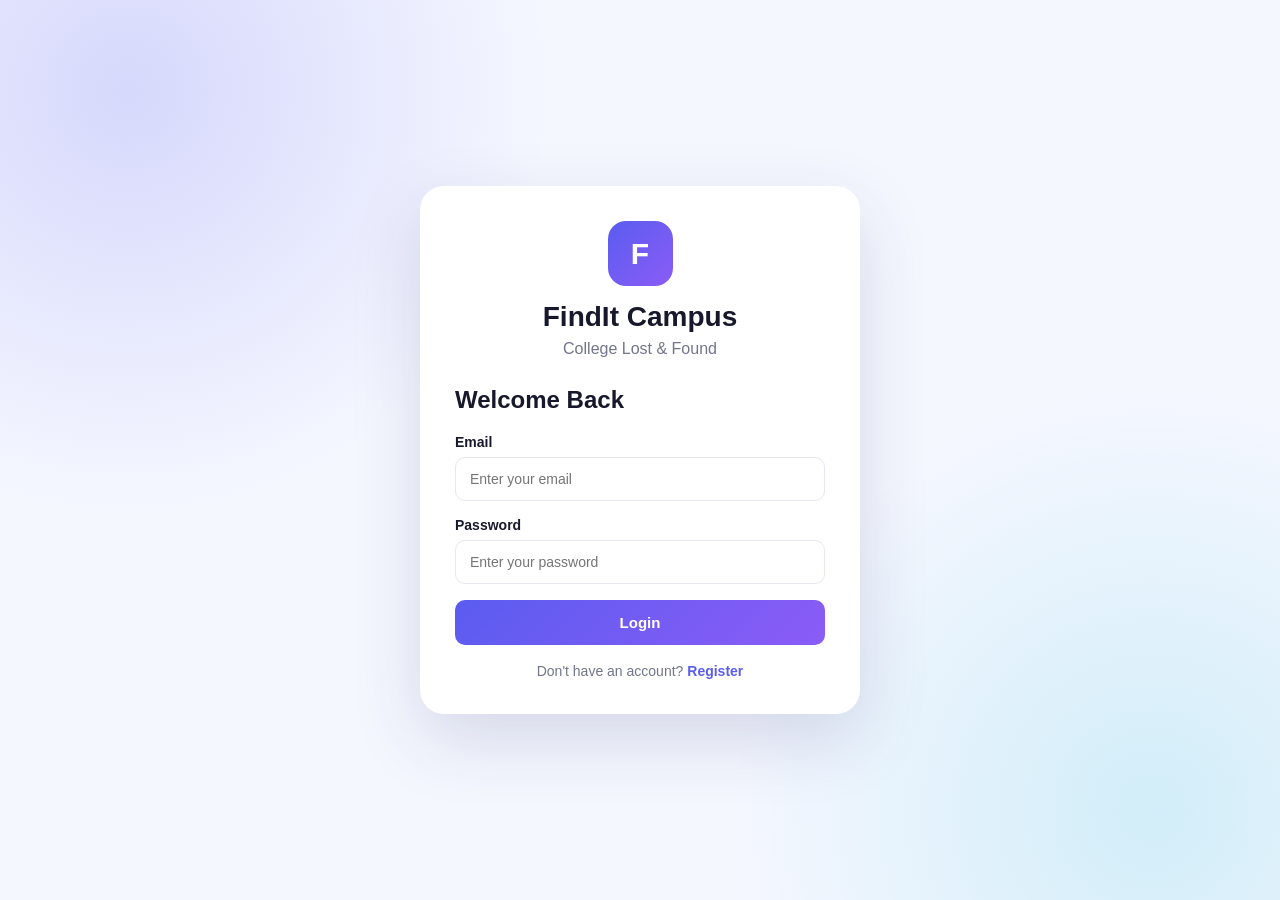
<file: index.html>
<!DOCTYPE html>
<html lang="en">
<head>
<meta charset="UTF-8">
<meta name="viewport" content="width=device-width, initial-scale=1.0">
<link rel="icon" type="image/png" href="finditlogo.png"/>
<link href="style.css" rel="stylesheet"/>
<title>FindIt Campus</title>
<head>
    <script src="script.js"></script>
</head>
<body>
<div class="auth-screen" id="authScreen">
    <div class="auth-card">
        <div class="auth-logo">
            <div class="logo-icon">F</div>
            <h1>FindIt Campus</h1>
            <p>College Lost & Found</p>
        </div>
        <div id="loginBox">
            <h2 class="auth-title">Welcome Back</h2>
            <div id="loginMessage" class="message"></div>
            <div class="input-group">
                <label>Email</label>
                <input
                    type="email"
                    id="loginEmail"
                    placeholder="Enter your email"
                >
            </div>
            <div class="input-group">
                <label>Password</label>
                <input
                    type="password"
                    id="loginPassword"
                    placeholder="Enter your password"
                >
            </div>
            <button class="primary-btn" onclick="login()">
                Login
            </button>
            <div class="switch-text">
                Don't have an account?
                <span onclick="showRegister()">Register</span>
            </div>
        </div>
        <div id="registerBox" style="display:none;">
            <h2 class="auth-title">Create Account</h2>
            <div id="registerMessage" class="message"></div>
            <div class="input-group">
                <label>Full Name</label>
                <input
                    type="text"
                    id="registerName"
                    placeholder="Enter your full name"
                >
            </div>
            <div class="input-group">
                <label>Email</label>
                <input
                    type="email"
                    id="registerEmail"
                    placeholder="Enter your email"
                >
            </div>
            <div class="input-group">
                <label>Password</label>
                <input
                    type="password"
                    id="registerPassword"
                    placeholder="Minimum 6 characters"
                >
            </div>
            <div class="input-group">
                <label>Confirm Password</label>
                <input
                    type="password"
                    id="registerConfirmPassword"
                    placeholder="Confirm your password"
                >
            </div>
            <button class="primary-btn" onclick="register()">
                Create Account
            </button>
            <div class="switch-text">
                Already have an account?
                <span onclick="showLogin()">Login</span>
            </div>
        </div>
    </div>
</div>
<div id="app">
    <nav class="navbar">
        <div class="brand">
            <div class="brand-icon">F</div>
            <h2>FindIt Campus</h2>
        </div>
        <div class="nav-links">
            <a href="#home">Home</a>
            <a href="#report">Report Item</a>
            <a href="#lost">Lost Items</a>
            <a href="#found">Found Items</a>
            <a href="#received">Received</a>
            <a href="#notifications" onclick="markNotificationsRead()">Notifications <span id="notificationBadge" class="notification-badge" style="display:none;">0</span></a>
        </div>
        <div class="user-menu">
            <span class="user-name" id="currentUserName"></span>
            <button class="theme-btn" id="themeBtn" onclick="toggleTheme()" title="Toggle theme">🌙</button>
            <button class="logout-btn" onclick="logout()">
                Logout
            </button>
        </div>
    </nav>
    <section class="hero" id="home">
        <div class="hero-box">
            <h1>Find What You Lost.</h1>
            <p>
                FindIt Campus helps students report lost items,
                report found items and connect matching items
                so they can be returned to their rightful owners.
            </p>
        </div>
    </section>
    <section class="stats">
        <div class="stat-card">
            <p>Lost Items</p>
            <h2 id="lostCount">0</h2>
        </div>
        <div class="stat-card">
            <p>Found Items</p>
            <h2 id="foundCount">0</h2>
        </div>
        <div class="stat-card">
            <p>Received Items</p>
            <h2 id="receivedCount">0</h2>
        </div>
        <div class="stat-card">
            <p>Total Reports</p>
            <h2 id="totalCount">0</h2>
        </div>
    </section>
    <section class="container" id="report">
        <div class="section-title">
            <h2>Report an Item</h2>
            <p>
                Add details about a lost or found item.
            </p>
        </div>
        <div class="report-card">
            <div class="form-grid">
                <div class="input-group full">
                    <label>Report Type</label>
                    <div class="type-buttons">
                        <button
                            class="type-btn active lost"
                            id="lostTypeBtn"
                            onclick="selectType('lost')"
                        >
                            Lost Item
                        </button>
                        <button
                            class="type-btn found"
                            id="foundTypeBtn"
                            onclick="selectType('found')"
                        >
                            Found Item
                        </button>
                    </div>
                </div>
                <div class="input-group">
                    <label>Item Name</label>
                    <input
                        type="text"
                        id="itemName"
                        placeholder="Example: Black Wallet"
                    >
                </div>
                <div class="input-group">
                    <label>Location</label>
                    <input
                        type="text"
                        id="itemLocation"
                        placeholder="Example: Library"
                    >
                </div>
                <div class="input-group full">
                    <label>Item Details</label>
                    <textarea
                        id="itemDetails"
                        placeholder="Describe the item, colour, brand, marks, etc."
                    ></textarea>
                </div>
                <div class="input-group">
                    <label>Date & Time</label>
                    <input
                        type="datetime-local"
                        id="itemDate"
                    >
                </div>
                <div class="input-group">
                    <label>Phone Number</label>
                    <input
                        type="tel"
                        id="itemPhone"
                        placeholder="Enter contact number"
                    >
                </div>
                <div class="input-group">
                    <label>Item Image</label>
                    <input
                        type="file"
                        id="itemImage"
                        accept="image/*"
                        onchange="previewImage(event)"
                    >
                    <div class="image-preview" id="imagePreview">
                        <img id="previewImg">
                    </div>
                </div>
            </div>
            <div class="form-actions">
                <button
                    class="submit-btn"
                    onclick="submitItem()"
                >
                    Submit Report
                </button>
                <button
                    class="clear-btn"
                    onclick="clearForm()"
                >
                    Clear
                </button>
            </div>
        </div>
    </section>
    <section class="container" id="lost">
        <div class="items-header">
            <div class="section-title">
                <h2>Lost Items</h2>
                <p>Items reported as lost by students.</p>
            </div>
            <input
                class="search-box"
                id="lostSearch"
                placeholder="Search lost items..."
                oninput="renderAllItems()"
            >
        </div>
        <div class="items-grid" id="lostGrid"></div>
    </section>
    <section class="container" id="found">
        <div class="items-header">
            <div class="section-title">
                <h2>Found Items</h2>
                <p>Items found around the campus.</p>
            </div>
            <input
                class="search-box"
                id="foundSearch"
                placeholder="Search found items..."
                oninput="renderAllItems()"
            >
        </div>
        <div class="items-grid" id="foundGrid"></div>
    </section>
    <section class="container" id="notifications">
        <div class="section-title">
            <h2>Notifications</h2>
            <p>Receive requests from other students and approve or reject them.</p>
        </div>
        <div id="notificationList" class="notification-list"></div>
    </section>
    <section class="container" id="received">
        <div class="section-title">
            <h2>Received Items</h2>
            <p>
                Items that have already been received.
            </p>
        </div>
        <div class="items-grid" id="receivedGrid"></div>
    </section>
</div>
<div class="modal" id="detailsModal">
    <div class="modal-box">
        <div class="modal-header">
            <h2>Item Details</h2>
            <button
                class="close-btn"
                onclick="closeModal('detailsModal')"
            >
                ×
            </button>
        </div>
        <div id="detailsContent"></div>
    </div>
</div>
<div class="modal" id="receiveModal">
    <div class="modal-box">
        <div class="modal-header">
            <h2>Receive Item</h2>
            <button
                class="close-btn"
                onclick="closeModal('receiveModal')"
            >
                ×
            </button>
        </div>
        <p style="color:#666;font-size:14px;margin-bottom:18px;">
            Select how this item was received.
        </p>
        <div class="type-buttons">
            <button
                class="type-btn"
                id="selfReceiveBtn"
                onclick="selectReceiveMode('self')"
            >
                Self Received
            </button>
            <button
                class="type-btn"
                id="otherReceiveBtn"
                onclick="selectReceiveMode('other')"
            >
                Received by Other
            </button>
        </div>
        <div id="receiverForm" style="display:none;margin-top:20px;">
            <div class="input-group">
                <label>Receiver Name</label>
                <input
                    type="text"
                    id="receiverName"
                    placeholder="Receiver full name"
                >
            </div>
            <div class="input-group">
                <label>Receiver Phone</label>
                <input
                    type="tel"
                    id="receiverPhone"
                    placeholder="Receiver phone"
                >
            </div>
            <div class="input-group">
                <label>Student / ID Number</label>
                <input
                    type="text"
                    id="receiverId"
                    placeholder="Student ID"
                >
            </div>
            <div class="input-group">
                <label>Confirmation Note</label>
                <textarea
                    id="receiverNote"
                    placeholder="Optional note"
                ></textarea>
            </div>
        </div>
        <div class="modal-actions">
            <button
                style="background:#eef0f6;color:#444;"
                onclick="closeModal('receiveModal')"
            >
                Cancel
            </button>
            <button
                style="background:#10b981;color:white;"
                onclick="confirmReceive()"
            >
                Confirm Received
            </button>
        </div>
    </div>
</div>
<div class="toast" id="toast"></div>
</file>
<file: style.css>
* { margin:0; padding:0; box-sizing:border-box; }
:root { --primary:#5b5cf0; --primary-dark:#4142c7; --secondary:#8b5cf6; --accent:#06b6d4; --success:#10b981; --danger:#ef4444; --warning:#f59e0b; --bg:#f5f7ff; --white:#ffffff; --text:#17182b; --muted:#73758b; --border:#e6e8f0; --shadow:0 15px 40px rgba(40, 40, 100, .10); }
.dark { --bg:#11131a; --white:#1b1e27; --text:#f3f4f6; --muted:#a6a9b5; --border:#303441; --shadow:0 15px 40px rgba(0,0,0,.28); }
body.dark { background:var(--bg); color:var(--text); }
body.dark .auth-screen { background:radial-gradient(circle at 10% 10%, rgba(91,92,240,.20), transparent 30%),radial-gradient(circle at 90% 90%, rgba(6,182,212,.12), transparent 30%),#11131a; }
body.dark .navbar, body.dark .auth-card, body.dark .stat-card, body.dark .report-card, body.dark .item-card, body.dark .empty, body.dark .modal-box { background:var(--white); color:var(--text); border-color:var(--border); }
body.dark .input-group input, body.dark .input-group textarea, body.dark .input-group select, body.dark .search-box, body.dark .type-btn { background:#242833; color:var(--text); border-color:var(--border); }
body.dark .nav-links a, body.dark .item-info { color:#c2c5cf; }
body.dark .clear-btn, body.dark .close-btn { background:#2a2e39; color:#e5e7eb; }
body.dark .detail-row { border-color:var(--border); }
.received-box,.received-from-box,.receiver-info { margin-top:15px; padding:14px; border-radius:10px; }
.received-box { margin-top:18px; background:#ecfdf5; color:#047857; }
.received-from-box { background:#eff6ff; color:#1d4ed8; }
.receiver-info { background:#f8fafc; color:var(--text); }
body.dark .received-box { background:#12352a; color:#86efac; }
body.dark .received-from-box { background:#172d4d; color:#93c5fd; }
body.dark .receiver-info { background:#252a34; color:var(--text); border:1px solid var(--border); }
.received-box p,.received-from-box p,.receiver-info p { margin-top:6px; font-size:13px; }
.received-from-box p + p,.receiver-info p + p { margin-top:5px; }
.theme-btn { border:0; width:38px; height:38px; border-radius:9px; background:#eef0f6; cursor:pointer; font-size:17px; }
body.dark .theme-btn { background:#2a2e39; }

html { scroll-behavior:smooth; }
body { font-family:Arial, Helvetica, sans-serif; background:var(--bg); color:var(--text); min-height:100vh; }
.auth-screen { min-height:100vh; display:flex; justify-content:center; align-items:center; padding:25px; background:radial-gradient(circle at 10% 10%, rgba(91, 92, 240, .20), transparent 30%), radial-gradient(circle at 90% 90%, rgba(6, 182, 212, .15), transparent 30%), #f5f7ff; }
.auth-card { width:100%; max-width:440px; background:white; border-radius:24px; padding:35px; box-shadow:0 25px 70px rgba(35, 40, 100, .15); }
.auth-logo { text-align:center; margin-bottom:28px; }
.auth-logo .logo-icon { width:65px; height:65px; margin:auto; border-radius:18px; display:flex; align-items:center; justify-content:center; background:linear-gradient(135deg, var(--primary), var(--secondary)); color:white; font-size:30px; font-weight:bold; }
.auth-logo h1 { margin-top:15px; font-size:28px; }
.auth-logo p { color:var(--muted); margin-top:7px; }
.auth-title { font-size:24px; margin-bottom:20px; }
.input-group { margin-bottom:16px; }
.input-group label { display:block; font-size:14px; font-weight:600; margin-bottom:7px; }
.input-group input,.input-group textarea,.input-group select { width:100%; padding:13px 14px; border:1px solid var(--border); border-radius:10px; outline:none; font-size:14px; background:white; }
.input-group textarea { min-height:100px; resize:vertical; }
.input-group input:focus,.input-group textarea:focus,.input-group select:focus { border-color:var(--primary); box-shadow:0 0 0 3px rgba(91, 92, 240, .08); }
.primary-btn { width:100%; border:0; padding:14px; border-radius:10px; background:linear-gradient(135deg, var(--primary), var(--secondary)); color:white; font-size:15px; font-weight:700; cursor:pointer; }
.primary-btn:hover { opacity:.92; }
.switch-text { text-align:center; margin-top:18px; color:var(--muted); font-size:14px; }
.switch-text span { color:var(--primary); font-weight:700; cursor:pointer; }
.message { display:none; padding:11px 13px; border-radius:9px; margin-bottom:15px; font-size:13px; }
.message.error { display:block; background:#fee2e2; color:#b91c1c; }
.message.success { display:block; background:#dcfce7; color:#15803d; }
#app { display:none; }
.navbar { height:70px; background:white; border-bottom:1px solid var(--border); display:flex; align-items:center; justify-content:space-between; padding:0 5%; position:sticky; top:0; z-index:100; }
.brand { display:flex; align-items:center; gap:10px; }
.brand-icon { width:42px; height:42px; border-radius:12px; background:linear-gradient(135deg, var(--primary), var(--secondary)); color:white; display:flex; align-items:center; justify-content:center; font-weight:bold; }
.brand h2 { font-size:20px; }
.nav-links { display:flex; gap:25px; }
.nav-links a { color:#555; text-decoration:none; font-size:14px; font-weight:600; }
.nav-links a:hover { color:var(--primary); }
.user-menu { display:flex; align-items:center; gap:12px; }
.user-name { font-size:14px; font-weight:600; }
.logout-btn { border:0; background:#fee2e2; color:#dc2626; padding:9px 14px; border-radius:8px; cursor:pointer; font-weight:600; }
.hero { max-width:1200px; margin:35px auto 25px; padding:0 20px; }
.hero-box { background:linear-gradient(135deg, #5355ee, #7c3aed); border-radius:25px; padding:45px; color:white; position:relative; overflow:hidden; }
.hero-box:after { content:""; width:300px; height:300px; position:absolute; right:-100px; top:-130px; border-radius:50%; background:rgba(255, 255, 255, .10); }
.hero-box h1 { font-size:38px; margin-bottom:12px; }
.hero-box p { max-width:650px; line-height:1.7; opacity:.92; }
.stats { max-width:1200px; margin:0 auto; padding:0 20px; display:grid; grid-template-columns:repeat(4, 1fr); gap:18px; }
.stat-card { background:white; padding:23px; border-radius:17px; box-shadow:var(--shadow); }
.stat-card p { color:var(--muted); font-size:13px; margin-bottom:8px; }
.stat-card h2 { font-size:28px; }
.container { max-width:1200px; margin:35px auto; padding:0 20px; }
.section-title { margin-bottom:18px; }
.section-title h2 { font-size:25px; }
.section-title p { color:var(--muted); margin-top:5px; font-size:14px; }
.report-card { background:white; border-radius:20px; padding:28px; box-shadow:var(--shadow); }
.form-grid { display:grid; grid-template-columns:repeat(2, 1fr); gap:17px; }
.full { grid-column:1/-1; }
.type-buttons { display:flex; gap:12px; }
.type-btn { flex:1; padding:13px; border:1px solid var(--border); background:white; border-radius:9px; cursor:pointer; font-weight:600; }
.type-btn.found { background:white; color:inherit; border-color:var(--border); }
.type-btn.found:hover { background:#f3f4f6; }
.type-btn.active.lost { background:#fff1f2; color:#e11d48; border-color:#fb7185; }
.type-btn.active.found { background:#ecfdf5; color:#059669; border-color:#34d399; }
.image-preview { margin-top:10px; display:none; }
.image-preview img { width:120px; height:100px; object-fit:cover; border-radius:10px; border:1px solid var(--border); }
.form-actions { margin-top:20px; display:flex; gap:12px; }
.submit-btn { border:0; padding:13px 25px; border-radius:9px; background:var(--primary); color:white; font-weight:700; cursor:pointer; }
.clear-btn { border:0; padding:13px 25px; border-radius:9px; background:#eef0f6; color:#444; font-weight:700; cursor:pointer; }
.items-header { display:flex; justify-content:space-between; align-items:center; gap:15px; margin-bottom:18px; }
.search-box { width:280px; padding:12px 14px; border:1px solid var(--border); border-radius:9px; outline:none; }
.items-grid { display:grid; grid-template-columns:repeat(3, 1fr); gap:20px; }
.item-card { background:white; border-radius:18px; overflow:hidden; box-shadow:var(--shadow); border:1px solid rgba(0, 0, 0, .03); }
.item-image { width:100%; height:190px; background:#f0f2f7; display:flex; align-items:center; justify-content:center; overflow:hidden; }
.item-image img { width:100%; height:100%; object-fit:cover; }
.no-image { color:#999; font-size:14px; }
.item-content { padding:20px; }
.item-type { display:inline-block; padding:5px 9px; border-radius:20px; font-size:11px; font-weight:800; margin-bottom:10px; }
.item-type.lost { background:#ffe4e6; color:#be123c; }
.item-type.found { background:#d1fae5; color:#047857; }
.item-content h3 { font-size:18px; margin-bottom:8px; }
.item-description { color:var(--muted); font-size:13px; line-height:1.6; margin-bottom:12px; }
.item-info { display:flex; flex-direction:column; gap:7px; color:#555; font-size:13px; }
.item-actions { display:flex; gap:8px; margin-top:15px; flex-wrap:wrap; }
.small-btn { border:0; padding:9px 12px; border-radius:8px; cursor:pointer; font-size:12px; font-weight:700; }
.view-btn { background:#eef2ff; color:#4338ca; }
.receive-btn { background:#dcfce7; color:#15803d; }
.match-btn { background:#fff7ed; color:#c2410c; }
.empty { background:white; border-radius:15px; padding:40px; text-align:center; color:var(--muted); grid-column:1/-1; }
.match-box { margin-top:13px; padding:12px; border-radius:10px; background:#fff7ed; color:#9a3412; font-size:12px; }
.match-box strong { display:block; margin-bottom:4px; }
.modal { display:none; position:fixed; inset:0; background:rgba(15, 20, 40, .58); z-index:500; align-items:center; justify-content:center; padding:20px; }
.modal-box { width:100%; max-width:550px; max-height:90vh; overflow:auto; background:white; border-radius:20px; padding:28px; }
.modal-header { display:flex; justify-content:space-between; align-items:center; margin-bottom:20px; }
.close-btn { border:0; background:#f1f2f6; width:34px; height:34px; border-radius:50%; cursor:pointer; font-size:18px; }
.detail-image { width:100%; max-height:260px; object-fit:cover; border-radius:12px; margin-bottom:18px; }
.detail-row { display:flex; gap:10px; padding:9px 0; border-bottom:1px solid #f0f0f0; font-size:14px; }
.detail-row strong { width:120px; }
.modal-actions { margin-top:20px; display:flex; gap:10px; }
.modal-actions button { flex:1; padding:12px; border:0; border-radius:9px; cursor:pointer; font-weight:700; }
.toast { position:fixed; right:25px; bottom:25px; background:#17182b; color:white; padding:13px 18px; border-radius:10px; transform:translateY(100px); opacity:0; transition:.3s; z-index:1000; font-size:14px; }
.notification-badge { display:inline-flex; min-width:18px; height:18px; padding:0 5px; align-items:center; justify-content:center; border-radius:999px; background:#ef4444; color:white; font-size:10px; font-weight:800; margin-left:4px; vertical-align:middle; }
.notification-list { display:flex; flex-direction:column; gap:12px; }
.notification-card { border:1px solid var(--border); border-radius:12px; padding:15px; background:var(--white); }
.notification-card.pending { border-left:4px solid var(--warning); }
.notification-card.approved { border-left:4px solid var(--success); }
.notification-card.rejected { border-left:4px solid var(--danger); }
.notification-card p { color:var(--muted); font-size:13px; line-height:1.6; margin-top:5px; }
.notification-actions { display:flex; gap:8px; margin-top:12px; flex-wrap:wrap; }
.notification-actions button { border:0; padding:9px 13px; border-radius:8px; cursor:pointer; font-size:12px; font-weight:700; }
.approve-btn { background:#dcfce7; color:#15803d; }
.reject-btn { background:#fee2e2; color:#b91c1c; }


.toast.show { transform:translateY(0); opacity:1; }
@media(max-width:950px) {
    .items-grid { grid-template-columns:repeat(2, 1fr); }
    .stats { grid-template-columns:repeat(2, 1fr); }
    .nav-links { display:none; }
}
@media(max-width:650px) {
    .navbar { padding:0 15px; }
    .user-name { display:none; }
    .hero-box { padding:30px 25px; }
    .hero-box h1 { font-size:28px; }
    .form-grid { grid-template-columns:1fr; }
    .full { grid-column:auto; }
    .items-grid { grid-template-columns:1fr; }
    .stats { grid-template-columns:1fr 1fr; }
    .items-header { flex-direction:column; align-items:stretch; }
    .search-box { width:100%; }
    .report-card { padding:20px; }
    .auth-card { padding:25px 20px; }
}
</file>
<file: f2.css>
* { margin:0; padding:0; box-sizing:border-box; }
:root { --primary:#5b5cf0; --primary-dark:#4142c7; --secondary:#8b5cf6; --accent:#06b6d4; --success:#10b981; --danger:#ef4444; --warning:#f59e0b; --bg:#f5f7ff; --white:#ffffff; --text:#17182b; --muted:#73758b; --border:#e6e8f0; --shadow:0 15px 40px rgba(40, 40, 100, .10); }
.dark { --bg:#11131a; --white:#1b1e27; --text:#f3f4f6; --muted:#a6a9b5; --border:#303441; --shadow:0 15px 40px rgba(0,0,0,.28); }
body.dark { background:var(--bg); color:var(--text); }
body.dark .auth-screen { background:radial-gradient(circle at 10% 10%, rgba(91,92,240,.20), transparent 30%),radial-gradient(circle at 90% 90%, rgba(6,182,212,.12), transparent 30%),#11131a; }
body.dark .navbar, body.dark .auth-card, body.dark .stat-card, body.dark .report-card, body.dark .item-card, body.dark .empty, body.dark .modal-box { background:var(--white); color:var(--text); border-color:var(--border); }
body.dark .input-group input, body.dark .input-group textarea, body.dark .input-group select, body.dark .search-box, body.dark .type-btn { background:#242833; color:var(--text); border-color:var(--border); }
body.dark .nav-links a, body.dark .item-info { color:#c2c5cf; }
body.dark .clear-btn, body.dark .close-btn { background:#2a2e39; color:#e5e7eb; }
body.dark .detail-row { border-color:var(--border); }
.received-box,.received-from-box,.receiver-info { margin-top:15px; padding:14px; border-radius:10px; }
.received-box { margin-top:18px; background:#ecfdf5; color:#047857; }
.received-from-box { background:#eff6ff; color:#1d4ed8; }
.receiver-info { background:#f8fafc; color:var(--text); }
body.dark .received-box { background:#12352a; color:#86efac; }
body.dark .received-from-box { background:#172d4d; color:#93c5fd; }
body.dark .receiver-info { background:#252a34; color:var(--text); border:1px solid var(--border); }
.received-box p,.received-from-box p,.receiver-info p { margin-top:6px; font-size:13px; }
.received-from-box p + p,.receiver-info p + p { margin-top:5px; }
.theme-btn { border:0; width:38px; height:38px; border-radius:9px; background:#eef0f6; cursor:pointer; font-size:17px; }
body.dark .theme-btn { background:#2a2e39; }

html { scroll-behavior:smooth; }
body { font-family:Arial, Helvetica, sans-serif; background:var(--bg); color:var(--text); min-height:100vh; }
.auth-screen { min-height:100vh; display:flex; justify-content:center; align-items:center; padding:25px; background:radial-gradient(circle at 10% 10%, rgba(91, 92, 240, .20), transparent 30%), radial-gradient(circle at 90% 90%, rgba(6, 182, 212, .15), transparent 30%), #f5f7ff; }
.auth-card { width:100%; max-width:440px; background:white; border-radius:24px; padding:35px; box-shadow:0 25px 70px rgba(35, 40, 100, .15); }
.auth-logo { text-align:center; margin-bottom:28px; }
.auth-logo .logo-icon { width:65px; height:65px; margin:auto; border-radius:18px; display:flex; align-items:center; justify-content:center; background:linear-gradient(135deg, var(--primary), var(--secondary)); color:white; font-size:30px; font-weight:bold; }
.auth-logo h1 { margin-top:15px; font-size:28px; }
.auth-logo p { color:var(--muted); margin-top:7px; }
.auth-title { font-size:24px; margin-bottom:20px; }
.input-group { margin-bottom:16px; }
.input-group label { display:block; font-size:14px; font-weight:600; margin-bottom:7px; }
.input-group input,.input-group textarea,.input-group select { width:100%; padding:13px 14px; border:1px solid var(--border); border-radius:10px; outline:none; font-size:14px; background:white; }
.input-group textarea { min-height:100px; resize:vertical; }
.input-group input:focus,.input-group textarea:focus,.input-group select:focus { border-color:var(--primary); box-shadow:0 0 0 3px rgba(91, 92, 240, .08); }
.primary-btn { width:100%; border:0; padding:14px; border-radius:10px; background:linear-gradient(135deg, var(--primary), var(--secondary)); color:white; font-size:15px; font-weight:700; cursor:pointer; }
.primary-btn:hover { opacity:.92; }
.switch-text { text-align:center; margin-top:18px; color:var(--muted); font-size:14px; }
.switch-text span { color:var(--primary); font-weight:700; cursor:pointer; }
.message { display:none; padding:11px 13px; border-radius:9px; margin-bottom:15px; font-size:13px; }
.message.error { display:block; background:#fee2e2; color:#b91c1c; }
.message.success { display:block; background:#dcfce7; color:#15803d; }
#app { display:none; }
.navbar { height:70px; background:white; border-bottom:1px solid var(--border); display:flex; align-items:center; justify-content:space-between; padding:0 5%; position:sticky; top:0; z-index:100; }
.brand { display:flex; align-items:center; gap:10px; }
.brand-icon { width:42px; height:42px; border-radius:12px; background:linear-gradient(135deg, var(--primary), var(--secondary)); color:white; display:flex; align-items:center; justify-content:center; font-weight:bold; }
.brand h2 { font-size:20px; }
.nav-links { display:flex; gap:25px; }
.nav-links a { color:#555; text-decoration:none; font-size:14px; font-weight:600; }
.nav-links a:hover { color:var(--primary); }
.user-menu { display:flex; align-items:center; gap:12px; }
.user-name { font-size:14px; font-weight:600; }
.logout-btn { border:0; background:#fee2e2; color:#dc2626; padding:9px 14px; border-radius:8px; cursor:pointer; font-weight:600; }
.hero { max-width:1200px; margin:35px auto 25px; padding:0 20px; }
.hero-box { background:linear-gradient(135deg, #5355ee, #7c3aed); border-radius:25px; padding:45px; color:white; position:relative; overflow:hidden; }
.hero-box:after { content:""; width:300px; height:300px; position:absolute; right:-100px; top:-130px; border-radius:50%; background:rgba(255, 255, 255, .10); }
.hero-box h1 { font-size:38px; margin-bottom:12px; }
.hero-box p { max-width:650px; line-height:1.7; opacity:.92; }
.stats { max-width:1200px; margin:0 auto; padding:0 20px; display:grid; grid-template-columns:repeat(4, 1fr); gap:18px; }
.stat-card { background:white; padding:23px; border-radius:17px; box-shadow:var(--shadow); }
.stat-card p { color:var(--muted); font-size:13px; margin-bottom:8px; }
.stat-card h2 { font-size:28px; }
.container { max-width:1200px; margin:35px auto; padding:0 20px; }
.section-title { margin-bottom:18px; }
.section-title h2 { font-size:25px; }
.section-title p { color:var(--muted); margin-top:5px; font-size:14px; }
.report-card { background:white; border-radius:20px; padding:28px; box-shadow:var(--shadow); }
.form-grid { display:grid; grid-template-columns:repeat(2, 1fr); gap:17px; }
.full { grid-column:1/-1; }
.type-buttons { display:flex; gap:12px; }
.type-btn { flex:1; padding:13px; border:1px solid var(--border); background:white; border-radius:9px; cursor:pointer; font-weight:600; }
.type-btn.found { background:white; color:inherit; border-color:var(--border); }
.type-btn.found:hover { background:#f3f4f6; }
.type-btn.active.lost { background:#fff1f2; color:#e11d48; border-color:#fb7185; }
.type-btn.active.found { background:#ecfdf5; color:#059669; border-color:#34d399; }
.image-preview { margin-top:10px; display:none; }
.image-preview img { width:120px; height:100px; object-fit:cover; border-radius:10px; border:1px solid var(--border); }
.form-actions { margin-top:20px; display:flex; gap:12px; }
.submit-btn { border:0; padding:13px 25px; border-radius:9px; background:var(--primary); color:white; font-weight:700; cursor:pointer; }
.clear-btn { border:0; padding:13px 25px; border-radius:9px; background:#eef0f6; color:#444; font-weight:700; cursor:pointer; }
.items-header { display:flex; justify-content:space-between; align-items:center; gap:15px; margin-bottom:18px; }
.search-box { width:280px; padding:12px 14px; border:1px solid var(--border); border-radius:9px; outline:none; }
.items-grid { display:grid; grid-template-columns:repeat(3, 1fr); gap:20px; }
.item-card { background:white; border-radius:18px; overflow:hidden; box-shadow:var(--shadow); border:1px solid rgba(0, 0, 0, .03); }
.item-image { width:100%; height:190px; background:#f0f2f7; display:flex; align-items:center; justify-content:center; overflow:hidden; }
.item-image img { width:100%; height:100%; object-fit:cover; }
.no-image { color:#999; font-size:14px; }
.item-content { padding:20px; }
.item-type { display:inline-block; padding:5px 9px; border-radius:20px; font-size:11px; font-weight:800; margin-bottom:10px; }
.item-type.lost { background:#ffe4e6; color:#be123c; }
.item-type.found { background:#d1fae5; color:#047857; }
.item-content h3 { font-size:18px; margin-bottom:8px; }
.item-description { color:var(--muted); font-size:13px; line-height:1.6; margin-bottom:12px; }
.item-info { display:flex; flex-direction:column; gap:7px; color:#555; font-size:13px; }
.item-actions { display:flex; gap:8px; margin-top:15px; flex-wrap:wrap; }
.small-btn { border:0; padding:9px 12px; border-radius:8px; cursor:pointer; font-size:12px; font-weight:700; }
.view-btn { background:#eef2ff; color:#4338ca; }
.receive-btn { background:#dcfce7; color:#15803d; }
.match-btn { background:#fff7ed; color:#c2410c; }
.empty { background:white; border-radius:15px; padding:40px; text-align:center; color:var(--muted); grid-column:1/-1; }
.match-box { margin-top:13px; padding:12px; border-radius:10px; background:#fff7ed; color:#9a3412; font-size:12px; }
.match-box strong { display:block; margin-bottom:4px; }
.modal { display:none; position:fixed; inset:0; background:rgba(15, 20, 40, .58); z-index:500; align-items:center; justify-content:center; padding:20px; }
.modal-box { width:100%; max-width:550px; max-height:90vh; overflow:auto; background:white; border-radius:20px; padding:28px; }
.modal-header { display:flex; justify-content:space-between; align-items:center; margin-bottom:20px; }
.close-btn { border:0; background:#f1f2f6; width:34px; height:34px; border-radius:50%; cursor:pointer; font-size:18px; }
.detail-image { width:100%; max-height:260px; object-fit:cover; border-radius:12px; margin-bottom:18px; }
.detail-row { display:flex; gap:10px; padding:9px 0; border-bottom:1px solid #f0f0f0; font-size:14px; }
.detail-row strong { width:120px; }
.modal-actions { margin-top:20px; display:flex; gap:10px; }
.modal-actions button { flex:1; padding:12px; border:0; border-radius:9px; cursor:pointer; font-weight:700; }
.toast { position:fixed; right:25px; bottom:25px; background:#17182b; color:white; padding:13px 18px; border-radius:10px; transform:translateY(100px); opacity:0; transition:.3s; z-index:1000; font-size:14px; }
.notification-badge { display:inline-flex; min-width:18px; height:18px; padding:0 5px; align-items:center; justify-content:center; border-radius:999px; background:#ef4444; color:white; font-size:10px; font-weight:800; margin-left:4px; vertical-align:middle; }
.notification-list { display:flex; flex-direction:column; gap:12px; }
.notification-card { border:1px solid var(--border); border-radius:12px; padding:15px; background:var(--white); }
.notification-card.pending { border-left:4px solid var(--warning); }
.notification-card.approved { border-left:4px solid var(--success); }
.notification-card.rejected { border-left:4px solid var(--danger); }
.notification-card p { color:var(--muted); font-size:13px; line-height:1.6; margin-top:5px; }
.notification-actions { display:flex; gap:8px; margin-top:12px; flex-wrap:wrap; }
.notification-actions button { border:0; padding:9px 13px; border-radius:8px; cursor:pointer; font-size:12px; font-weight:700; }
.approve-btn { background:#dcfce7; color:#15803d; }
.reject-btn { background:#fee2e2; color:#b91c1c; }


.toast.show { transform:translateY(0); opacity:1; }
@media(max-width:950px) {
    .items-grid { grid-template-columns:repeat(2, 1fr); }
    .stats { grid-template-columns:repeat(2, 1fr); }
    .nav-links { display:none; }
}
@media(max-width:650px) {
    .navbar { padding:0 15px; }
    .user-name { display:none; }
    .hero-box { padding:30px 25px; }
    .hero-box h1 { font-size:28px; }
    .form-grid { grid-template-columns:1fr; }
    .full { grid-column:auto; }
    .items-grid { grid-template-columns:1fr; }
    .stats { grid-template-columns:1fr 1fr; }
    .items-header { flex-direction:column; align-items:stretch; }
    .search-box { width:100%; }
    .report-card { padding:20px; }
    .auth-card { padding:25px 20px; }
}
</file>
